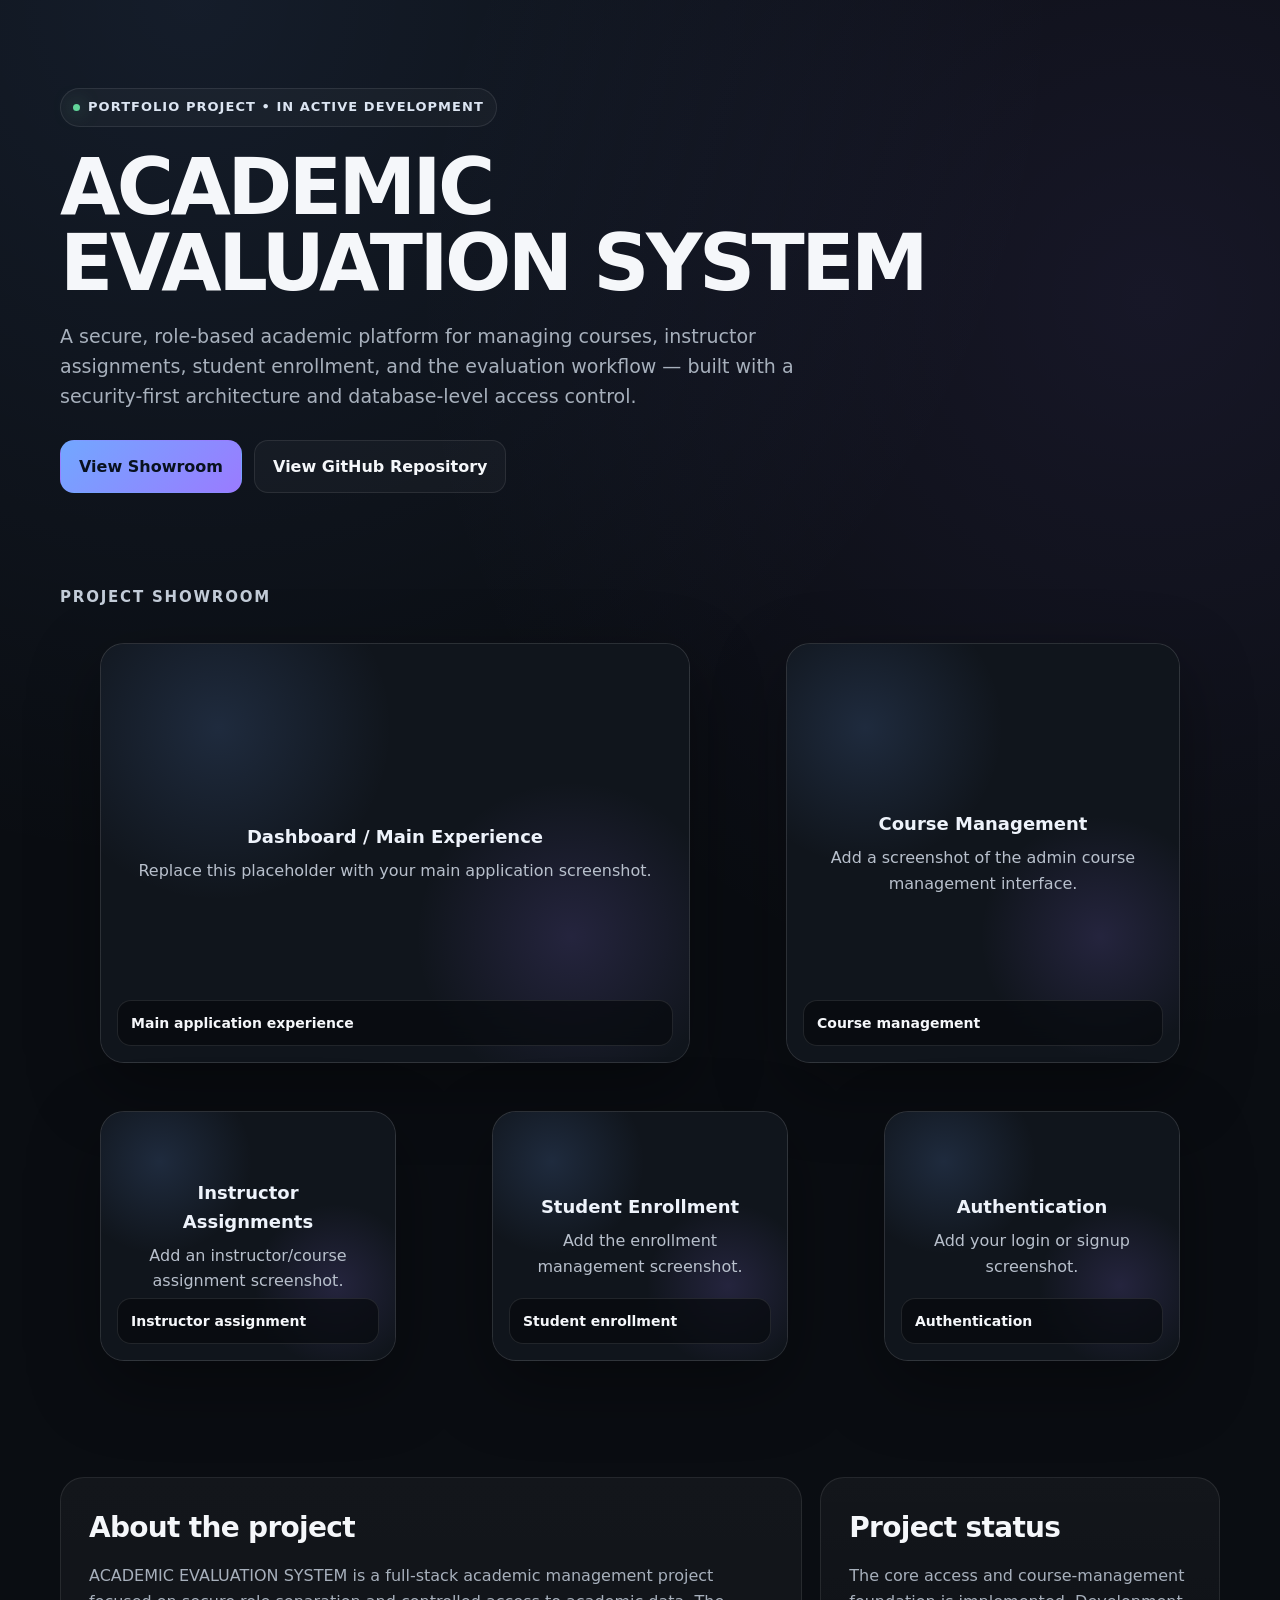
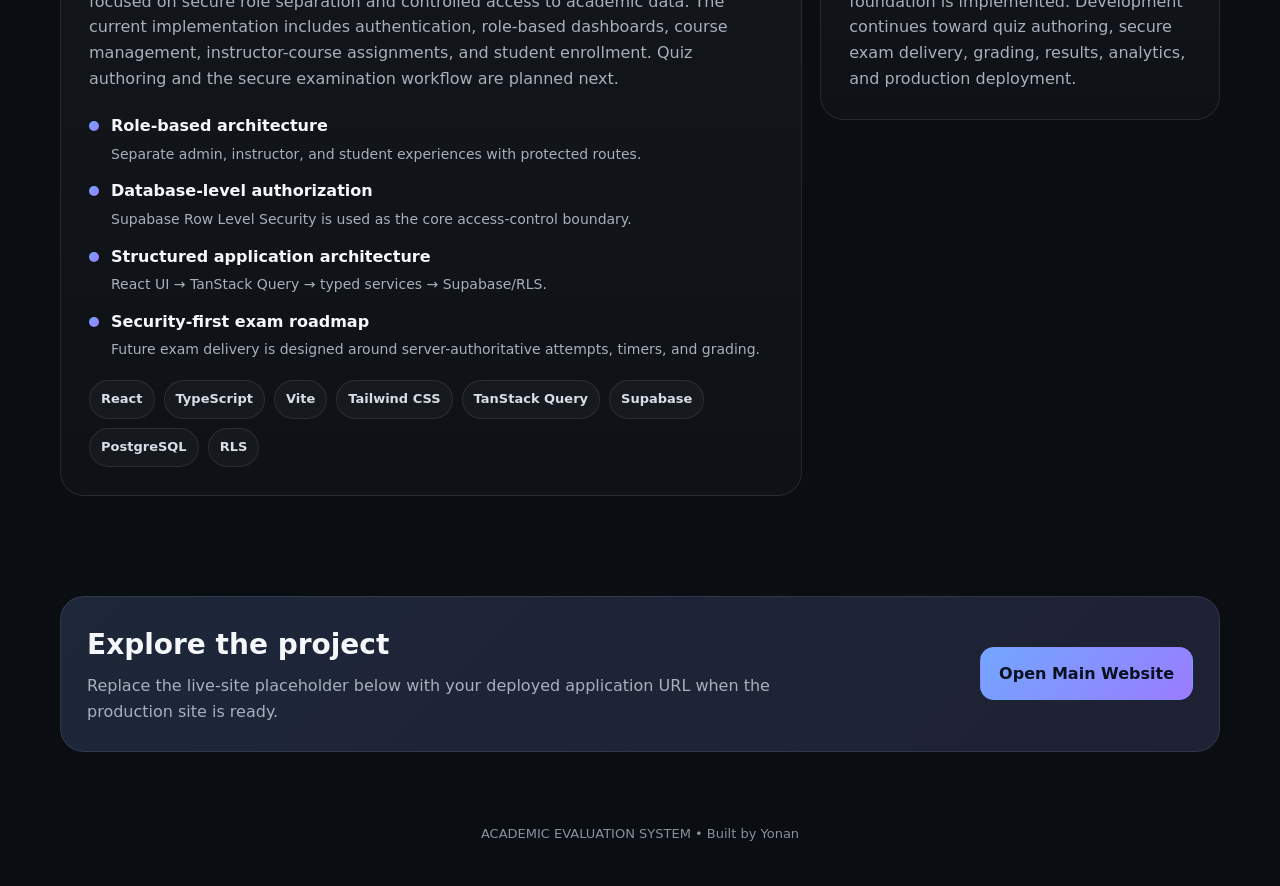
<file: academic-evaluation-system.html>
<!DOCTYPE html>
<html lang="en">

<head>
    <meta charset="UTF-8" />
    <meta name="viewport" content="width=device-width, initial-scale=1.0" />
    <meta name="description" content="ACADEMIC EVALUATION SYSTEM — portfolio project showcase." />
    <title>ACADEMIC EVALUATION SYSTEM — Project Showcase</title>
    <style>
        :root {
            --bg: #0a0d12;
            --panel: #11161d;
            --panel-2: #151b23;
            --text: #f5f7fa;
            --muted: #a7b0bc;
            --line: rgba(255, 255, 255, .09);
            --accent: #72a7ff;
            --accent-2: #9a7bff;
            --success: #62d59a;
            --shadow: 0 24px 70px rgba(0, 0, 0, .35);
            --radius: 24px;
        }

        * {
            box-sizing: border-box;
        }

        html {
            scroll-behavior: smooth;
        }

        body {
            margin: 0;
            font-family: Inter, ui-sans-serif, system-ui, -apple-system, BlinkMacSystemFont,
                "Segoe UI", sans-serif;
            background:
                radial-gradient(circle at 15% 0%, rgba(114, 167, 255, .10), transparent 32%),
                radial-gradient(circle at 90% 12%, rgba(154, 123, 255, .09), transparent 30%),
                var(--bg);
            color: var(--text);
            line-height: 1.6;
        }

        a {
            color: inherit;
            text-decoration: none;
        }

        .container {
            width: min(1160px, calc(100% - 40px));
            margin: 0 auto;
        }

        .hero {
            padding: 88px 0 64px;
        }

        .eyebrow {
            display: inline-flex;
            align-items: center;
            gap: 8px;
            padding: 8px 12px;
            border: 1px solid var(--line);
            background: rgba(255, 255, 255, .03);
            border-radius: 999px;
            color: #dce5f2;
            font-size: 13px;
            font-weight: 700;
            letter-spacing: .08em;
            text-transform: uppercase;
        }

        .eyebrow::before {
            content: "";
            width: 7px;
            height: 7px;
            border-radius: 50%;
            background: var(--success);
            box-shadow: 0 0 18px rgba(98, 213, 154, .65);
        }

        h1 {
            margin: 22px 0 14px;
            font-size: clamp(44px, 8vw, 78px);
            line-height: .98;
            letter-spacing: -.045em;
            max-width: 980px;
        }

        .hero-copy {
            max-width: 760px;
            color: var(--muted);
            font-size: 19px;
        }

        .hero-actions {
            display: flex;
            flex-wrap: wrap;
            gap: 12px;
            margin-top: 28px;
        }

        .btn {
            display: inline-flex;
            align-items: center;
            justify-content: center;
            padding: 13px 18px;
            border-radius: 14px;
            font-weight: 750;
            border: 1px solid var(--line);
            transition: transform .18s ease, background .18s ease, border-color .18s ease;
        }

        .btn:hover {
            transform: translateY(-2px);
            border-color: rgba(255, 255, 255, .18);
        }

        .btn-primary {
            background: linear-gradient(135deg, var(--accent), var(--accent-2));
            color: #08111f;
            border-color: transparent;
        }

        .btn-secondary {
            background: rgba(255, 255, 255, .03);
        }

        section {
            padding: 28px 0 72px;
        }

        .section-title {
            font-size: 15px;
            font-weight: 800;
            letter-spacing: .12em;
            text-transform: uppercase;
            color: #c3ccd8;
            margin-bottom: 18px;
        }

        .showroom {
            display: grid;
            grid-template-columns: repeat(12, 1fr);
            gap: 16px;
        }

        .shot {
            position: relative;
            min-height: 230px;
            border: 1px solid var(--line);
            border-radius: var(--radius);
            overflow: hidden;
            background:
                linear-gradient(160deg, rgba(255, 255, 255, .05), rgba(255, 255, 255, .015)),
                var(--panel);
            box-shadow: var(--shadow);
        }

        .shot.large {
            grid-column: span 7;
            min-height: 420px;
        }

        .shot.medium {
            grid-column: span 5;
            min-height: 420px;
        }

        .shot.small {
            grid-column: span 4;
            min-height: 250px;
        }

        .shot img {
            width: 100%;
            height: 100%;
            display: block;
            object-fit: cover;
        }

        .shot-placeholder {
            position: absolute;
            inset: 0;
            display: grid;
            place-items: center;
            padding: 30px;
            text-align: center;
            color: #b8c0cc;
            background:
                radial-gradient(circle at 20% 20%, rgba(114, 167, 255, .15), transparent 30%),
                radial-gradient(circle at 80% 70%, rgba(154, 123, 255, .15), transparent 28%),
                #10151c;
        }

        .shot-placeholder strong {
            display: block;
            margin-bottom: 6px;
            color: #eef3fb;
            font-size: 18px;
        }

        .shot-caption {
            position: absolute;
            left: 16px;
            right: 16px;
            bottom: 16px;
            padding: 11px 13px;
            border: 1px solid rgba(255, 255, 255, .1);
            border-radius: 14px;
            background: rgba(7, 10, 14, .72);
            backdrop-filter: blur(10px);
            font-weight: 700;
            font-size: 14px;
        }

        .info-grid {
            display: grid;
            grid-template-columns: 1.3fr .7fr;
            gap: 18px;
            align-items: start;
        }

        .card {
            border: 1px solid var(--line);
            background: linear-gradient(180deg, rgba(255, 255, 255, .04), rgba(255, 255, 255, .02));
            border-radius: var(--radius);
            padding: 28px;
        }

        .card h2 {
            margin: 0 0 12px;
            font-size: 28px;
            letter-spacing: -.025em;
        }

        .card p {
            margin: 0;
            color: var(--muted);
        }

        .feature-list {
            display: grid;
            gap: 12px;
            margin-top: 22px;
        }

        .feature {
            display: flex;
            gap: 12px;
            align-items: flex-start;
        }

        .feature-dot {
            flex: 0 0 auto;
            width: 10px;
            height: 10px;
            margin-top: 8px;
            border-radius: 50%;
            background: linear-gradient(135deg, var(--accent), var(--accent-2));
        }

        .feature strong {
            display: block;
            margin-bottom: 2px;
        }

        .feature span {
            color: var(--muted);
            font-size: 14px;
        }

        .stack {
            display: flex;
            flex-wrap: wrap;
            gap: 9px;
            margin-top: 18px;
        }

        .tag {
            padding: 8px 11px;
            border: 1px solid var(--line);
            background: rgba(255, 255, 255, .03);
            border-radius: 999px;
            color: #d7dee8;
            font-size: 13px;
            font-weight: 700;
        }

        .cta {
            padding: 26px;
            border-radius: var(--radius);
            border: 1px solid var(--line);
            background:
                linear-gradient(135deg, rgba(114, 167, 255, .12), rgba(154, 123, 255, .10)),
                var(--panel);
            display: flex;
            justify-content: space-between;
            align-items: center;
            gap: 20px;
        }

        .cta h2 {
            margin: 0 0 6px;
            font-size: 28px;
        }

        .cta p {
            margin: 0;
            color: var(--muted);
            max-width: 700px;
        }

        footer {
            padding: 0 0 42px;
            color: #87919e;
            font-size: 13px;
            text-align: center;
        }

        @media (max-width: 860px) {

            .shot.large,
            .shot.medium,
            .shot.small {
                grid-column: span 12;
                min-height: 320px;
            }

            .info-grid {
                grid-template-columns: 1fr;
            }

            .cta {
                flex-direction: column;
                align-items: flex-start;
            }
        }

        @media (max-width: 560px) {
            .container {
                width: min(100% - 24px, 1160px);
            }

            .hero {
                padding-top: 54px;
            }

            .hero-copy {
                font-size: 17px;
            }

            .card,
            .cta {
                padding: 22px;
            }

            .shot.large,
            .shot.medium,
            .shot.small {
                min-height: 240px;
            }
        }
    </style>
</head>

<body>

    <header class="hero">
        <div class="container">
            <span class="eyebrow">Portfolio Project • In Active Development</span>

            <h1>ACADEMIC<br />EVALUATION SYSTEM</h1>

            <p class="hero-copy">
                A secure, role-based academic platform for managing courses, instructor assignments,
                student enrollment, and the evaluation workflow — built with a security-first
                architecture and database-level access control.
            </p>

            <div class="hero-actions">
                <a class="btn btn-primary" href="#showroom">View Showroom</a>
                <a class="btn btn-secondary" href="https://github.com/yonan-md/academic-evaluation-system"
                    target="_blank" rel="noreferrer">
                    View GitHub Repository
                </a>
            </div>
        </div>
    </header>

    <main>

        <!-- SHOWROOM FIRST -->
        <section id="showroom">
            <div class="container">
                <div class="section-title">Project Showroom</div>

                <div class="showroom">

                    <!-- Replace these placeholders with your actual screenshots.
               Example:
               <img src="images/login.png" alt="Academic Evaluation System login page">
          -->

                    <figure class="shot large">
                        <div class="shot-placeholder">
                            <div>
                                <strong>Dashboard / Main Experience</strong>
                                Replace this placeholder with your main application screenshot.
                            </div>
                        </div>
                        <figcaption class="shot-caption">Main application experience</figcaption>
                    </figure>

                    <figure class="shot medium">
                        <div class="shot-placeholder">
                            <div>
                                <strong>Course Management</strong>
                                Add a screenshot of the admin course management interface.
                            </div>
                        </div>
                        <figcaption class="shot-caption">Course management</figcaption>
                    </figure>

                    <figure class="shot small">
                        <div class="shot-placeholder">
                            <div>
                                <strong>Instructor Assignments</strong>
                                Add an instructor/course assignment screenshot.
                            </div>
                        </div>
                        <figcaption class="shot-caption">Instructor assignment</figcaption>
                    </figure>

                    <figure class="shot small">
                        <div class="shot-placeholder">
                            <div>
                                <strong>Student Enrollment</strong>
                                Add the enrollment management screenshot.
                            </div>
                        </div>
                        <figcaption class="shot-caption">Student enrollment</figcaption>
                    </figure>

                    <figure class="shot small">
                        <div class="shot-placeholder">
                            <div>
                                <strong>Authentication</strong>
                                Add your login or signup screenshot.
                            </div>
                        </div>
                        <figcaption class="shot-caption">Authentication</figcaption>
                    </figure>

                </div>
            </div>
        </section>

        <section>
            <div class="container">
                <div class="info-grid">

                    <article class="card">
                        <h2>About the project</h2>

                        <p>
                            ACADEMIC EVALUATION SYSTEM is a full-stack academic management project
                            focused on secure role separation and controlled access to academic data.
                            The current implementation includes authentication, role-based dashboards,
                            course management, instructor-course assignments, and student enrollment.
                            Quiz authoring and the secure examination workflow are planned next.
                        </p>

                        <div class="feature-list">
                            <div class="feature">
                                <span class="feature-dot"></span>
                                <div>
                                    <strong>Role-based architecture</strong>
                                    <span>Separate admin, instructor, and student experiences with protected
                                        routes.</span>
                                </div>
                            </div>

                            <div class="feature">
                                <span class="feature-dot"></span>
                                <div>
                                    <strong>Database-level authorization</strong>
                                    <span>Supabase Row Level Security is used as the core access-control
                                        boundary.</span>
                                </div>
                            </div>

                            <div class="feature">
                                <span class="feature-dot"></span>
                                <div>
                                    <strong>Structured application architecture</strong>
                                    <span>React UI → TanStack Query → typed services → Supabase/RLS.</span>
                                </div>
                            </div>

                            <div class="feature">
                                <span class="feature-dot"></span>
                                <div>
                                    <strong>Security-first exam roadmap</strong>
                                    <span>Future exam delivery is designed around server-authoritative attempts, timers,
                                        and grading.</span>
                                </div>
                            </div>
                        </div>

                        <div class="stack">
                            <span class="tag">React</span>
                            <span class="tag">TypeScript</span>
                            <span class="tag">Vite</span>
                            <span class="tag">Tailwind CSS</span>
                            <span class="tag">TanStack Query</span>
                            <span class="tag">Supabase</span>
                            <span class="tag">PostgreSQL</span>
                            <span class="tag">RLS</span>
                        </div>
                    </article>

                    <aside class="card">
                        <h2>Project status</h2>
                        <p>
                            The core access and course-management foundation is implemented.
                            Development continues toward quiz authoring, secure exam delivery,
                            grading, results, analytics, and production deployment.
                        </p>
                    </aside>

                </div>
            </div>
        </section>

        <section>
            <div class="container">
                <div class="cta">
                    <div>
                        <h2>Explore the project</h2>
                        <p>
                            Replace the live-site placeholder below with your deployed application URL
                            when the production site is ready.
                        </p>
                    </div>

                    <!-- CHANGE THIS href TO YOUR DEPLOYED MAIN WEBSITE -->
                    <a class="btn btn-primary" href="https://YOUR-LIVE-SITE-URL.com" target="_blank" rel="noreferrer">
                        Open Main Website
                    </a>
                </div>
            </div>
        </section>

    </main>

    <footer>
        ACADEMIC EVALUATION SYSTEM • Built by Yonan
    </footer>

</body>

</html>
</file>
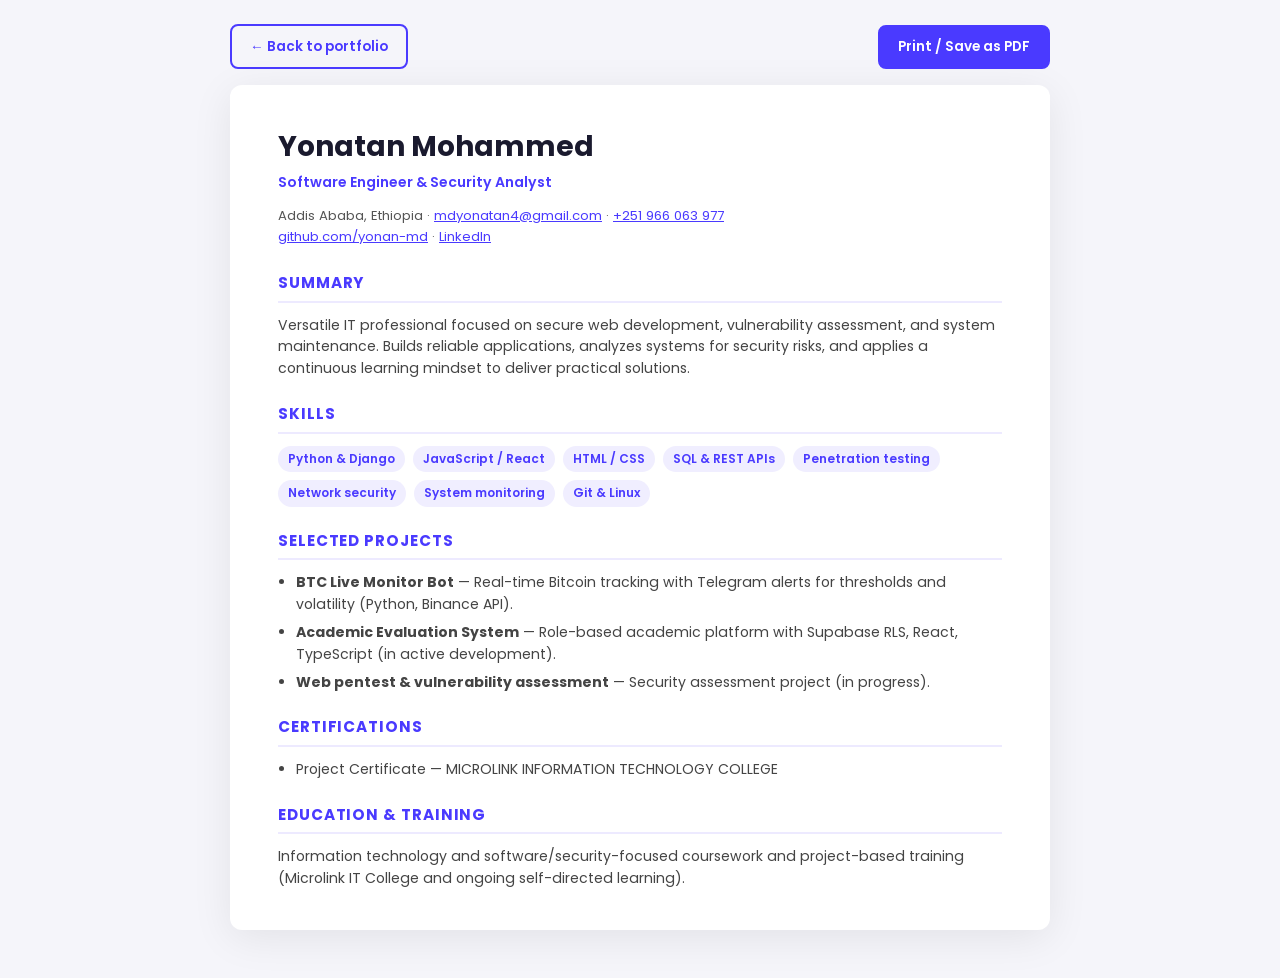
<file: resume.html>
<!DOCTYPE html>
<html lang="en">

<head>
    <meta charset="UTF-8">
    <meta name="viewport" content="width=device-width, initial-scale=1.0">
    <meta name="description" content="Resume — Yonatan Mohammed, Software Engineer & Security Analyst.">
    <title>Yonatan Mohammed — Resume</title>
    <link rel="icon" href="assets/favicon.svg" type="image/svg+xml">
    <link href="https://fonts.googleapis.com/css2?family=Poppins:wght@400;600;700&display=swap" rel="stylesheet">
    <style>
        * { box-sizing: border-box; margin: 0; padding: 0; }
        body {
            font-family: 'Poppins', sans-serif;
            color: #1a1a2e;
            background: #f5f5fa;
            line-height: 1.55;
            padding: 24px 16px 48px;
        }
        .toolbar {
            max-width: 820px;
            margin: 0 auto 16px;
            display: flex;
            flex-wrap: wrap;
            gap: 10px;
            align-items: center;
            justify-content: space-between;
        }
        .toolbar a, .toolbar button {
            font-family: inherit;
            font-size: 0.85rem;
            font-weight: 600;
            padding: 10px 18px;
            border-radius: 8px;
            border: 2px solid #4A3AFF;
            cursor: pointer;
            text-decoration: none;
        }
        .toolbar a {
            background: transparent;
            color: #4A3AFF;
        }
        .toolbar button {
            background: #4A3AFF;
            color: #fff;
        }
        .page {
            max-width: 820px;
            margin: 0 auto;
            background: #fff;
            padding: 40px 48px;
            border-radius: 12px;
            box-shadow: 0 8px 40px rgba(0,0,0,0.08);
        }
        h1 { font-size: 1.75rem; margin-bottom: 4px; }
        .tagline { color: #4A3AFF; font-weight: 600; margin-bottom: 12px; }
        .contact-line { font-size: 0.82rem; color: #555; margin-bottom: 24px; }
        .contact-line a { color: #4A3AFF; }
        h2 {
            font-size: 0.95rem;
            text-transform: uppercase;
            letter-spacing: 0.06em;
            color: #4A3AFF;
            border-bottom: 2px solid #edeaff;
            padding-bottom: 6px;
            margin: 22px 0 12px;
        }
        p, li { font-size: 0.88rem; color: #444; }
        ul { padding-left: 18px; margin-top: 8px; }
        li { margin-bottom: 6px; }
        .skills { display: flex; flex-wrap: wrap; gap: 8px; margin-top: 8px; }
        .skills span {
            font-size: 0.75rem;
            background: #f0eeff;
            color: #4A3AFF;
            padding: 4px 10px;
            border-radius: 999px;
            font-weight: 600;
        }
        @media print {
            body { background: #fff; padding: 0; }
            .toolbar { display: none; }
            .page { box-shadow: none; border-radius: 0; padding: 0; max-width: 100%; }
        }
    </style>
</head>

<body>
    <div class="toolbar">
        <a href="index.html">← Back to portfolio</a>
        <button type="button" onclick="window.print()">Print / Save as PDF</button>
    </div>
    <main class="page">
        <h1>Yonatan Mohammed</h1>
        <p class="tagline">Software Engineer & Security Analyst</p>
        <p class="contact-line">
            Addis Ababa, Ethiopia ·
            <a href="mailto:mdyonatan4@gmail.com">mdyonatan4@gmail.com</a> ·
            <a href="tel:+251966063977">+251 966 063 977</a><br>
            <a href="https://github.com/yonan-md">github.com/yonan-md</a> ·
            <a href="https://www.linkedin.com/in/yonatan-md-ab3381255/">LinkedIn</a>
        </p>

        <h2>Summary</h2>
        <p>Versatile IT professional focused on secure web development, vulnerability assessment, and system
            maintenance. Builds reliable applications, analyzes systems for security risks, and applies a continuous
            learning mindset to deliver practical solutions.</p>

        <h2>Skills</h2>
        <div class="skills">
            <span>Python & Django</span>
            <span>JavaScript / React</span>
            <span>HTML / CSS</span>
            <span>SQL & REST APIs</span>
            <span>Penetration testing</span>
            <span>Network security</span>
            <span>System monitoring</span>
            <span>Git & Linux</span>
        </div>

        <h2>Selected projects</h2>
        <ul>
            <li><strong>BTC Live Monitor Bot</strong> — Real-time Bitcoin tracking with Telegram alerts for thresholds
                and volatility (Python, Binance API).</li>
            <li><strong>Academic Evaluation System</strong> — Role-based academic platform with Supabase RLS, React,
                TypeScript (in active development).</li>
            <li><strong>Web pentest & vulnerability assessment</strong> — Security assessment project (in progress).
            </li>
        </ul>

        <h2>Certifications</h2>
        <ul>
            <li>Project Certificate — MICROLINK INFORMATION TECHNOLOGY COLLEGE</li>
        </ul>

        <h2>Education & training</h2>
        <p>Information technology and software/security-focused coursework and project-based training (Microlink IT
            College and ongoing self-directed learning).</p>
    </main>
</body>

</html>
</file>
